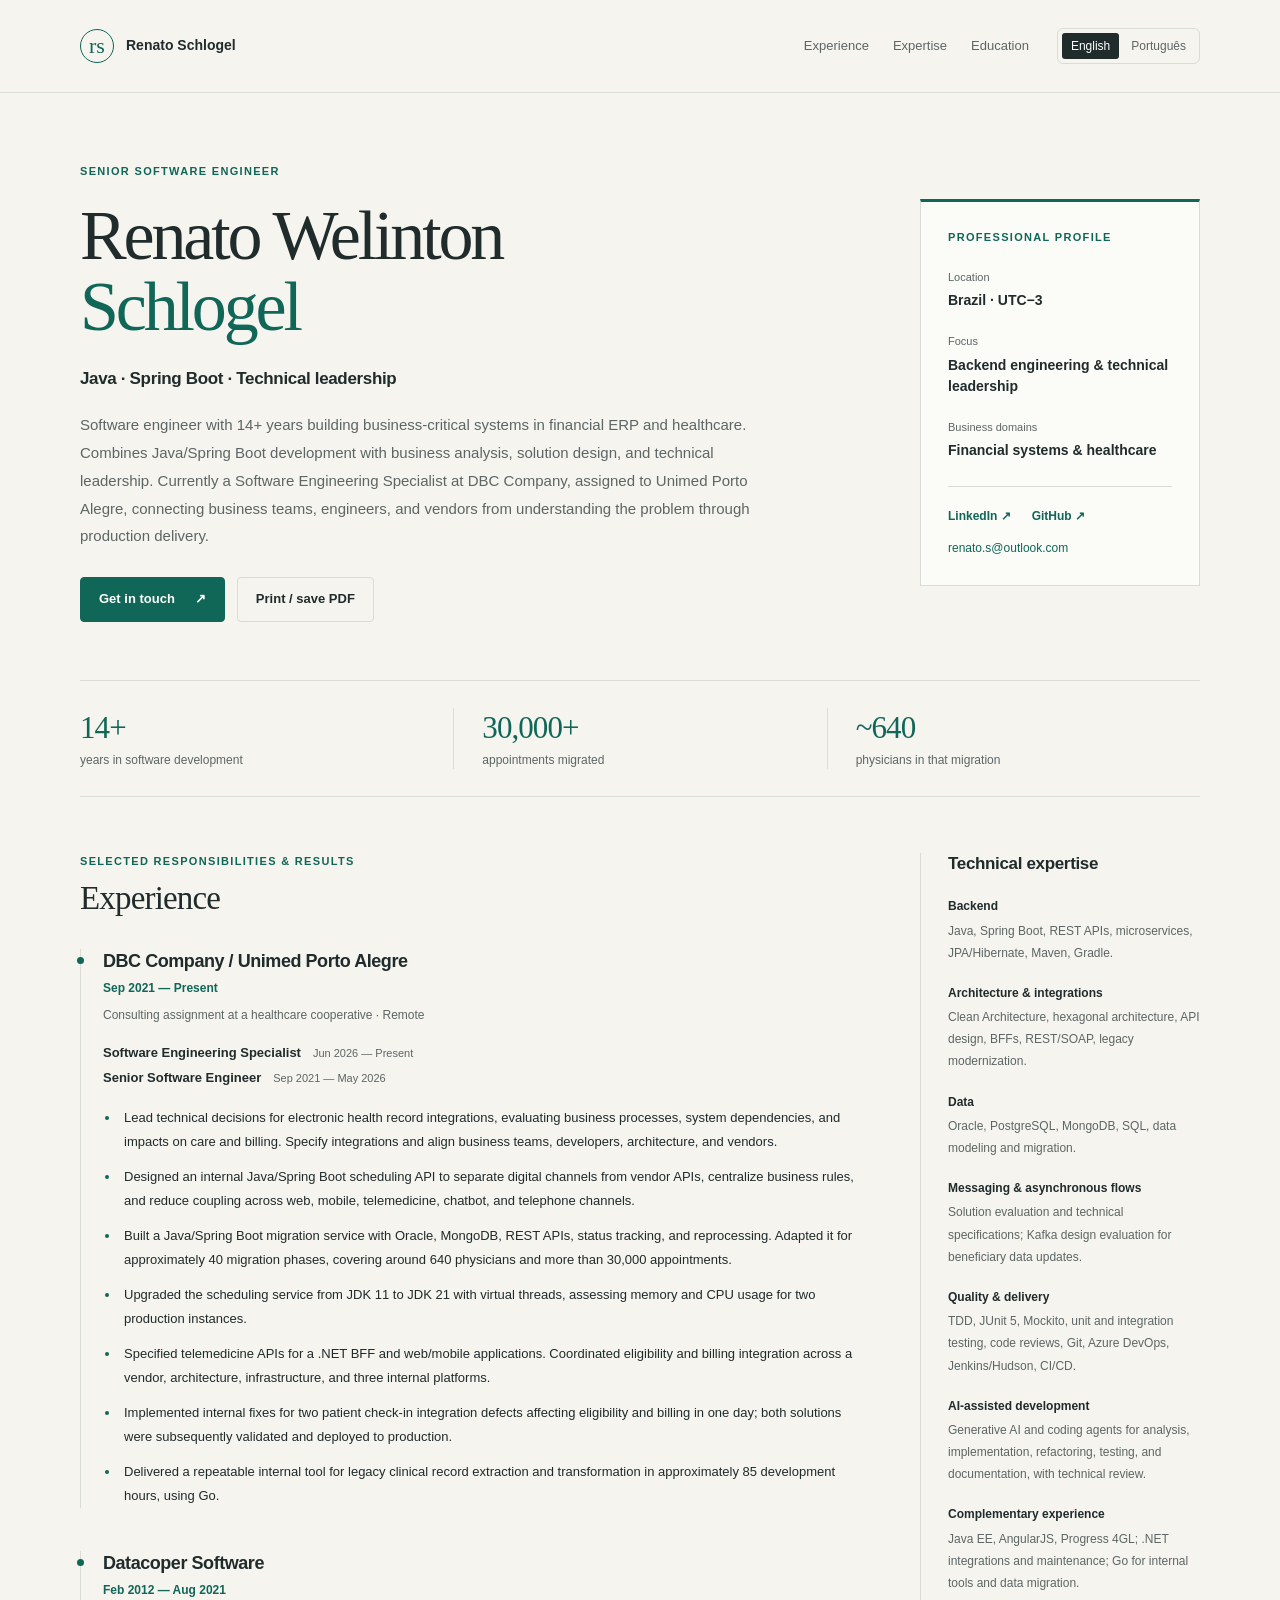
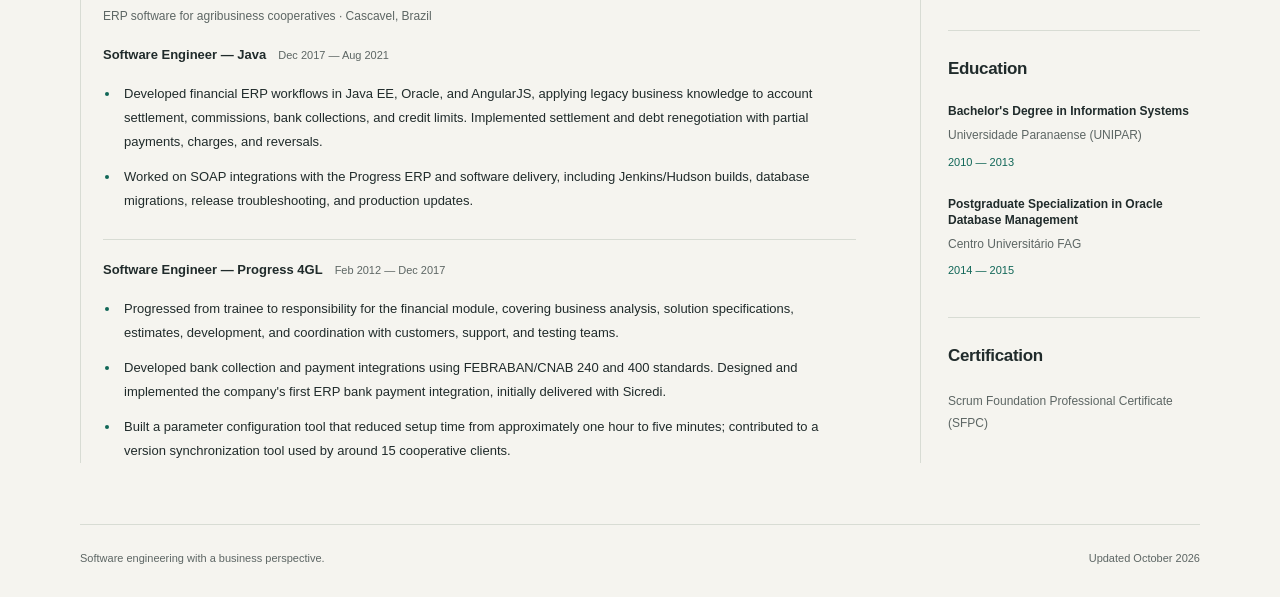
<file: index.html>
<!doctype html>
<html lang="en">
<head>
  <meta charset="utf-8">
  <meta name="viewport" content="width=device-width, initial-scale=1">
  <meta name="color-scheme" content="light">
  <meta name="theme-color" content="#f5f4ef">
  <title>Renato Welinton Schlogel | Senior Software Engineer</title>
  <meta name="description" content="Senior software engineer with 14+ years in financial ERP and healthcare systems. Java, Spring Boot, backend architecture, integrations, and technical leadership.">
  <meta property="og:type" content="profile">
  <meta property="og:title" content="Renato Welinton Schlogel | Senior Software Engineer">
  <meta property="og:description" content="Senior software engineer with 14+ years in financial ERP and healthcare systems. Java, Spring Boot, backend architecture, integrations, and technical leadership.">
  <meta property="og:url" content="https://renatoschlogel.github.io/">
  <meta property="og:locale" content="en_US">
  <meta name="twitter:card" content="summary">
  <link rel="canonical" href="https://renatoschlogel.github.io/">
  <link rel="alternate" hreflang="en" href="https://renatoschlogel.github.io/">
  <link rel="alternate" hreflang="pt-BR" href="https://renatoschlogel.github.io/pt-br/">
  <link rel="alternate" hreflang="x-default" href="https://renatoschlogel.github.io/">
  <link rel="icon" href="./assets/favicon.svg" type="image/svg+xml">
  <link rel="stylesheet" href="./assets/style.css">
  <script src="./assets/site.js" defer></script>
  <script type="application/ld+json">{"@context": "https://schema.org", "@type": "ProfilePage", "inLanguage": "en", "url": "https://renatoschlogel.github.io/", "mainEntity": {"@type": "Person", "name": "Renato Welinton Schlogel", "jobTitle": "Senior Software Engineer", "url": "https://renatoschlogel.github.io/", "sameAs": ["https://www.linkedin.com/in/renato-welinton-schlogel/", "https://github.com/renatoschlogel"]}}</script>
</head>
<body>
  <a class="skip-link" href="#main">Skip to content</a>
  <header class="site-header">
    <div class="header-inner">
      <a class="brand" href="./" aria-label="Renato Welinton Schlogel"><span class="monogram" aria-hidden="true">rs</span><span>Renato Schlogel</span></a>
      <nav class="section-nav" aria-label="Main navigation"><a href="#experience">Experience</a><a href="#expertise">Expertise</a><a href="#education">Education</a></nav>
      <nav class="language-nav" aria-label="Language"><a href="./" lang="en" hreflang="en" aria-current="page">English</a><a href="./pt-br/" lang="pt-BR" hreflang="pt-BR">Português</a></nav>
    </div>
  </header>

  <main id="main" class="container" tabindex="-1">
    <section class="hero" aria-labelledby="name">
      <div class="hero-main">
        <p class="eyebrow">Senior Software Engineer</p>
        <h1 id="name">Renato Welinton <br><span>Schlogel</span></h1>
        <p class="specialty">Java · Spring Boot · Technical leadership</p>
        <p class="intro">Software engineer with 14+ years building business-critical systems in financial ERP and healthcare. Combines Java/Spring Boot development with business analysis, solution design, and technical leadership. Currently a Software Engineering Specialist at DBC Company, assigned to Unimed Porto Alegre, connecting business teams, engineers, and vendors from understanding the problem through production delivery.</p>
        <p class="print-contact">renato.s@outlook.com · renatoschlogel.github.io<br>linkedin.com/in/renato-welinton-schlogel · github.com/renatoschlogel</p>
        <div class="hero-actions">
          <a class="button button-primary" href="mailto:renato.s@outlook.com">Get in touch<span aria-hidden="true">↗</span></a>
          <button class="button button-secondary" type="button" data-print hidden>Print / save PDF</button>
        </div>
      </div>
      <aside class="profile-panel" aria-labelledby="profile-title">
        <p id="profile-title" class="eyebrow">Professional profile</p>
        <dl>
          <div><dt>Location</dt><dd>Brazil · UTC−3</dd></div>
          <div><dt>Focus</dt><dd>Backend engineering &amp; technical leadership</dd></div>
          <div><dt>Business domains</dt><dd>Financial systems &amp; healthcare</dd></div>
        </dl>
        <div class="profile-links"><a href="https://www.linkedin.com/in/renato-welinton-schlogel/">LinkedIn <span aria-hidden="true">↗</span></a><a href="https://github.com/renatoschlogel">GitHub <span aria-hidden="true">↗</span></a><a class="email-link" href="mailto:renato.s@outlook.com">renato.s@outlook.com</a></div>
      </aside>
    </section>

    <dl class="metrics" aria-label="Career highlights"><div><dt>years in software development</dt><dd>14+</dd></div><div><dt>appointments migrated</dt><dd>30,000+</dd></div><div><dt>physicians in that migration</dt><dd>~640</dd></div></dl>

    <div class="resume-grid">
      <section id="experience" class="experience" aria-labelledby="experience-title">
        <div class="section-heading"><p class="eyebrow">Selected responsibilities &amp; results</p><h2 id="experience-title">Experience</h2></div>
        <article class="job">
          <div class="company-row"><h3>DBC Company / Unimed Porto Alegre</h3><p class="company-period">Sep 2021 — Present</p></div>
          <p class="job-context">Consulting assignment at a healthcare cooperative · Remote</p>
          <div class="roles"><div class="role-row"><h4>Software Engineering Specialist</h4><p>Jun 2026 — Present</p></div><div class="role-row"><h4>Senior Software Engineer</h4><p>Sep 2021 — May 2026</p></div></div>
          <ul><li>Lead technical decisions for electronic health record integrations, evaluating business processes, system dependencies, and impacts on care and billing. Specify integrations and align business teams, developers, architecture, and vendors.</li><li>Designed an internal Java/Spring Boot scheduling API to separate digital channels from vendor APIs, centralize business rules, and reduce coupling across web, mobile, telemedicine, chatbot, and telephone channels.</li><li>Built a Java/Spring Boot migration service with Oracle, MongoDB, REST APIs, status tracking, and reprocessing. Adapted it for approximately 40 migration phases, covering around 640 physicians and more than 30,000 appointments.</li><li>Upgraded the scheduling service from JDK 11 to JDK 21 with virtual threads, assessing memory and CPU usage for two production instances.</li><li>Specified telemedicine APIs for a .NET BFF and web/mobile applications. Coordinated eligibility and billing integration across a vendor, architecture, infrastructure, and three internal platforms.</li><li>Implemented internal fixes for two patient check-in integration defects affecting eligibility and billing in one day; both solutions were subsequently validated and deployed to production.</li><li>Delivered a repeatable internal tool for legacy clinical record extraction and transformation in approximately 85 development hours, using Go.</li></ul>
        </article><article class="job">
          <div class="company-row"><h3>Datacoper Software</h3><p class="company-period">Feb 2012 — Aug 2021</p></div>
          <p class="job-context">ERP software for agribusiness cooperatives · Cascavel, Brazil</p>
          <div class="roles"><div class="role-row"><h4>Software Engineer — Java</h4><p>Dec 2017 — Aug 2021</p></div></div>
          <ul><li>Developed financial ERP workflows in Java EE, Oracle, and AngularJS, applying legacy business knowledge to account settlement, commissions, bank collections, and credit limits. Implemented settlement and debt renegotiation with partial payments, charges, and reversals.</li><li>Worked on SOAP integrations with the Progress ERP and software delivery, including Jenkins/Hudson builds, database migrations, release troubleshooting, and production updates.</li></ul><div class="earlier-role"><div class="role-row"><h4>Software Engineer — Progress 4GL</h4><p>Feb 2012 — Dec 2017</p></div><ul><li>Progressed from trainee to responsibility for the financial module, covering business analysis, solution specifications, estimates, development, and coordination with customers, support, and testing teams.</li><li>Developed bank collection and payment integrations using FEBRABAN/CNAB 240 and 400 standards. Designed and implemented the company&#x27;s first ERP bank payment integration, initially delivered with Sicredi.</li><li>Built a parameter configuration tool that reduced setup time from approximately one hour to five minutes; contributed to a version synchronization tool used by around 15 cooperative clients.</li></ul></div>
        </article>
      </section>

      <aside class="sidebar">
        <section id="expertise" aria-labelledby="expertise-title"><h2 id="expertise-title">Technical expertise</h2><div class="skill-group"><h3>Backend</h3><p>Java, Spring Boot, REST APIs, microservices, JPA/Hibernate, Maven, Gradle.</p></div><div class="skill-group"><h3>Architecture &amp; integrations</h3><p>Clean Architecture, hexagonal architecture, API design, BFFs, REST/SOAP, legacy modernization.</p></div><div class="skill-group"><h3>Data</h3><p>Oracle, PostgreSQL, MongoDB, SQL, data modeling and migration.</p></div><div class="skill-group"><h3>Messaging &amp; asynchronous flows</h3><p>Solution evaluation and technical specifications; Kafka design evaluation for beneficiary data updates.</p></div><div class="skill-group"><h3>Quality &amp; delivery</h3><p>TDD, JUnit 5, Mockito, unit and integration testing, code reviews, Git, Azure DevOps, Jenkins/Hudson, CI/CD.</p></div><div class="skill-group"><h3>AI-assisted development</h3><p>Generative AI and coding agents for analysis, implementation, refactoring, testing, and documentation, with technical review.</p></div><div class="skill-group"><h3>Complementary experience</h3><p>Java EE, AngularJS, Progress 4GL; .NET integrations and maintenance; Go for internal tools and data migration.</p></div></section>
        <section id="education" aria-labelledby="education-title"><h2 id="education-title">Education</h2><article class="degree"><h3>Bachelor&#x27;s Degree in Information Systems</h3><p>Universidade Paranaense (UNIPAR)</p><p class="degree-period">2010 — 2013</p></article><article class="degree"><h3>Postgraduate Specialization in Oracle Database Management</h3><p>Centro Universitário FAG</p><p class="degree-period">2014 — 2015</p></article></section>
        <section aria-labelledby="certification-title"><h2 id="certification-title">Certification</h2><p class="certification">Scrum Foundation Professional Certificate (SFPC)</p></section>
      </aside>
    </div>
  </main>

  <footer class="site-footer container"><p>Software engineering with a business perspective.</p><p><time datetime="2026-10-15">Updated October 2026</time></p></footer>
</body>
</html>
</file>
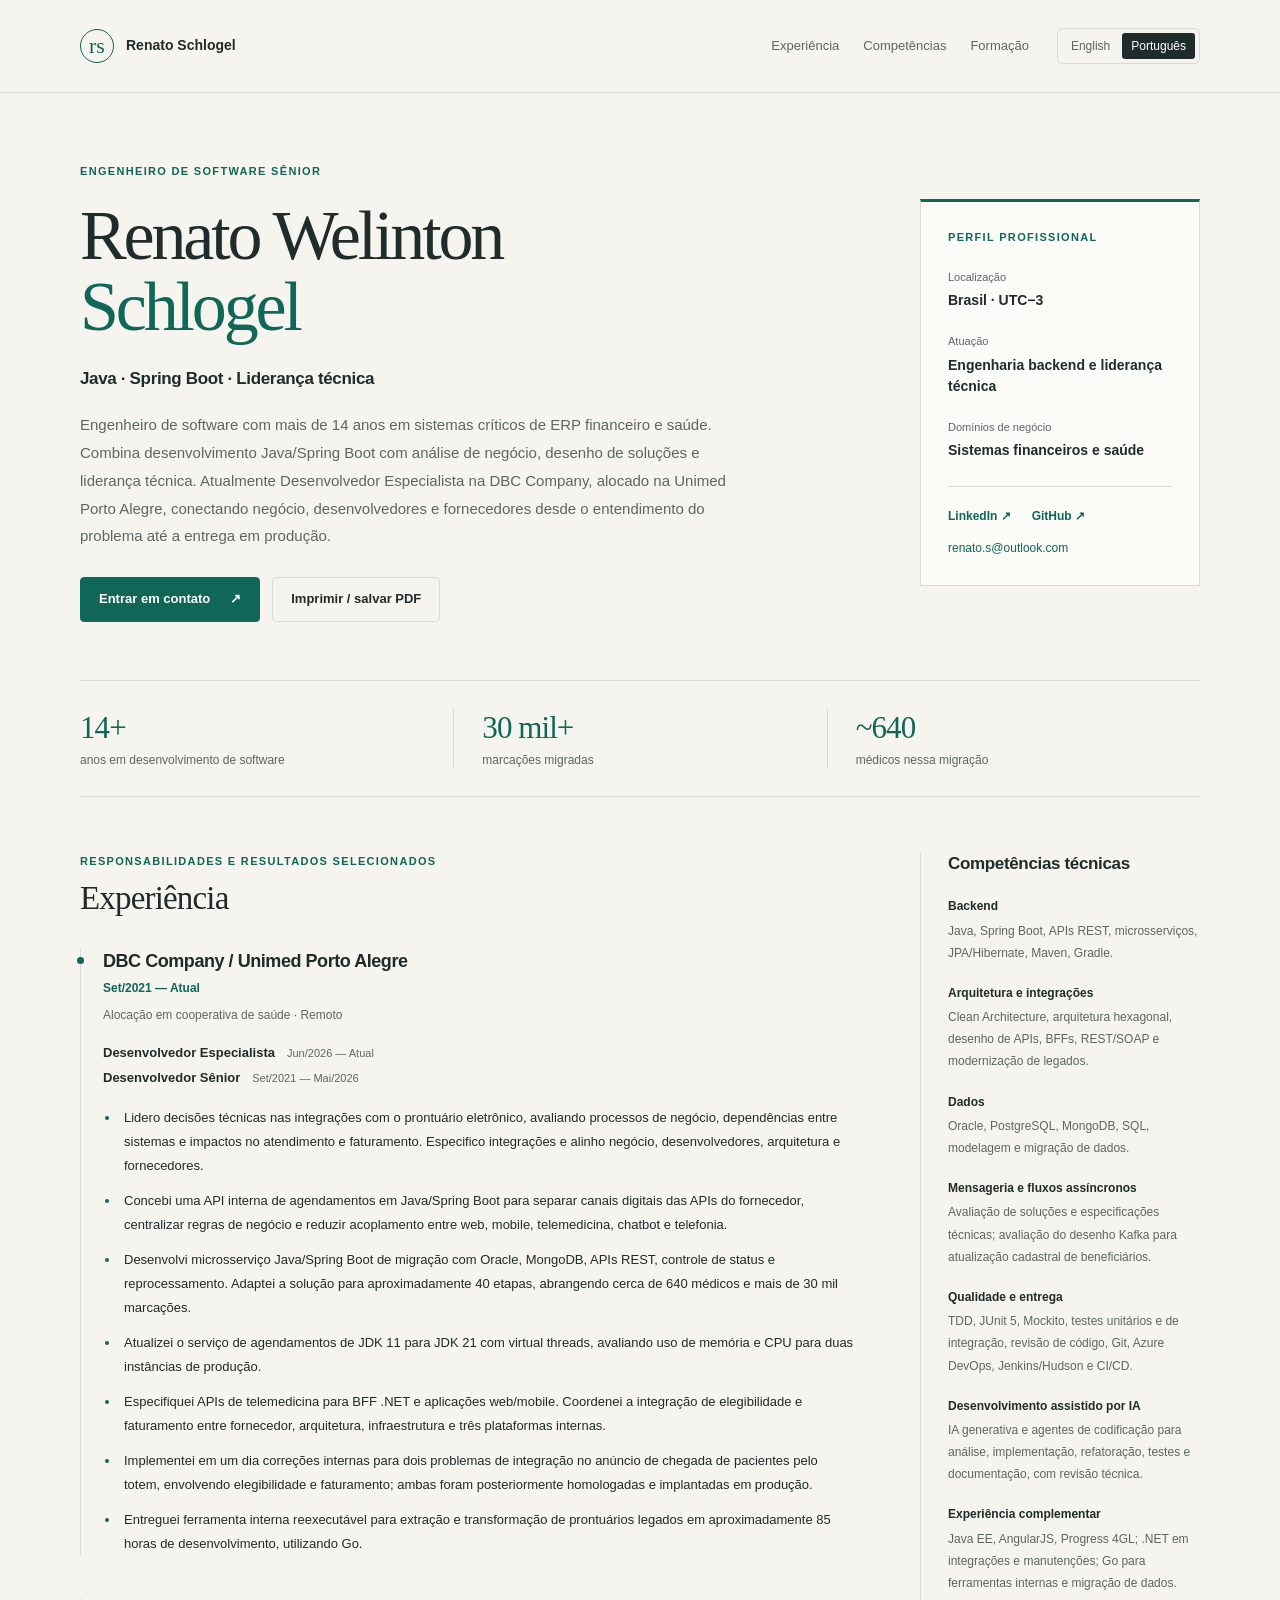
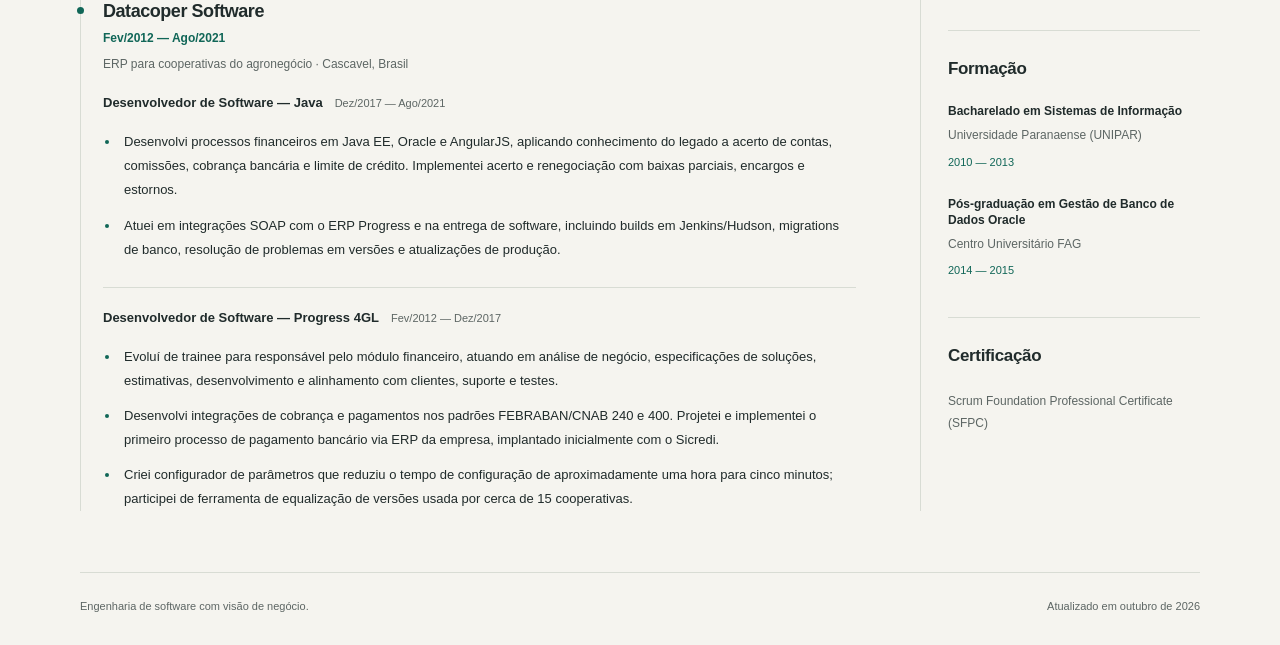
<file: pt-br/index.html>
<!doctype html>
<html lang="pt-BR">
<head>
  <meta charset="utf-8">
  <meta name="viewport" content="width=device-width, initial-scale=1">
  <meta name="color-scheme" content="light">
  <meta name="theme-color" content="#f5f4ef">
  <title>Renato Welinton Schlogel | Engenheiro de Software Sênior</title>
  <meta name="description" content="Engenheiro de software sênior com mais de 14 anos em ERP financeiro e sistemas de saúde. Java, Spring Boot, arquitetura backend, integrações e liderança técnica.">
  <meta property="og:type" content="profile">
  <meta property="og:title" content="Renato Welinton Schlogel | Engenheiro de Software Sênior">
  <meta property="og:description" content="Engenheiro de software sênior com mais de 14 anos em ERP financeiro e sistemas de saúde. Java, Spring Boot, arquitetura backend, integrações e liderança técnica.">
  <meta property="og:url" content="https://renatoschlogel.github.io/pt-br/">
  <meta property="og:locale" content="pt_BR">
  <meta name="twitter:card" content="summary">
  <link rel="canonical" href="https://renatoschlogel.github.io/pt-br/">
  <link rel="alternate" hreflang="en" href="https://renatoschlogel.github.io/">
  <link rel="alternate" hreflang="pt-BR" href="https://renatoschlogel.github.io/pt-br/">
  <link rel="alternate" hreflang="x-default" href="https://renatoschlogel.github.io/">
  <link rel="icon" href="../assets/favicon.svg" type="image/svg+xml">
  <link rel="stylesheet" href="../assets/style.css">
  <script src="../assets/site.js" defer></script>
  <script type="application/ld+json">{"@context": "https://schema.org", "@type": "ProfilePage", "inLanguage": "pt-BR", "url": "https://renatoschlogel.github.io/pt-br/", "mainEntity": {"@type": "Person", "name": "Renato Welinton Schlogel", "jobTitle": "Engenheiro de Software Sênior", "url": "https://renatoschlogel.github.io/", "sameAs": ["https://www.linkedin.com/in/renato-welinton-schlogel/", "https://github.com/renatoschlogel"]}}</script>
</head>
<body>
  <a class="skip-link" href="#main">Pular para o conteúdo</a>
  <header class="site-header">
    <div class="header-inner">
      <a class="brand" href="../pt-br/" aria-label="Renato Welinton Schlogel"><span class="monogram" aria-hidden="true">rs</span><span>Renato Schlogel</span></a>
      <nav class="section-nav" aria-label="Navegação principal"><a href="#experience">Experiência</a><a href="#expertise">Competências</a><a href="#education">Formação</a></nav>
      <nav class="language-nav" aria-label="Idioma"><a href="../" lang="en" hreflang="en">English</a><a href="../pt-br/" lang="pt-BR" hreflang="pt-BR" aria-current="page">Português</a></nav>
    </div>
  </header>

  <main id="main" class="container" tabindex="-1">
    <section class="hero" aria-labelledby="name">
      <div class="hero-main">
        <p class="eyebrow">Engenheiro de Software Sênior</p>
        <h1 id="name">Renato Welinton <br><span>Schlogel</span></h1>
        <p class="specialty">Java · Spring Boot · Liderança técnica</p>
        <p class="intro">Engenheiro de software com mais de 14 anos em sistemas críticos de ERP financeiro e saúde. Combina desenvolvimento Java/Spring Boot com análise de negócio, desenho de soluções e liderança técnica. Atualmente Desenvolvedor Especialista na DBC Company, alocado na Unimed Porto Alegre, conectando negócio, desenvolvedores e fornecedores desde o entendimento do problema até a entrega em produção.</p>
        <p class="print-contact">renato.s@outlook.com · renatoschlogel.github.io<br>linkedin.com/in/renato-welinton-schlogel · github.com/renatoschlogel</p>
        <div class="hero-actions">
          <a class="button button-primary" href="mailto:renato.s@outlook.com">Entrar em contato<span aria-hidden="true">↗</span></a>
          <button class="button button-secondary" type="button" data-print hidden>Imprimir / salvar PDF</button>
        </div>
      </div>
      <aside class="profile-panel" aria-labelledby="profile-title">
        <p id="profile-title" class="eyebrow">Perfil profissional</p>
        <dl>
          <div><dt>Localização</dt><dd>Brasil · UTC−3</dd></div>
          <div><dt>Atuação</dt><dd>Engenharia backend e liderança técnica</dd></div>
          <div><dt>Domínios de negócio</dt><dd>Sistemas financeiros e saúde</dd></div>
        </dl>
        <div class="profile-links"><a href="https://www.linkedin.com/in/renato-welinton-schlogel/">LinkedIn <span aria-hidden="true">↗</span></a><a href="https://github.com/renatoschlogel">GitHub <span aria-hidden="true">↗</span></a><a class="email-link" href="mailto:renato.s@outlook.com">renato.s@outlook.com</a></div>
      </aside>
    </section>

    <dl class="metrics" aria-label="Destaques da trajetória"><div><dt>anos em desenvolvimento de software</dt><dd>14+</dd></div><div><dt>marcações migradas</dt><dd>30 mil+</dd></div><div><dt>médicos nessa migração</dt><dd>~640</dd></div></dl>

    <div class="resume-grid">
      <section id="experience" class="experience" aria-labelledby="experience-title">
        <div class="section-heading"><p class="eyebrow">Responsabilidades e resultados selecionados</p><h2 id="experience-title">Experiência</h2></div>
        <article class="job">
          <div class="company-row"><h3>DBC Company / Unimed Porto Alegre</h3><p class="company-period">Set/2021 — Atual</p></div>
          <p class="job-context">Alocação em cooperativa de saúde · Remoto</p>
          <div class="roles"><div class="role-row"><h4>Desenvolvedor Especialista</h4><p>Jun/2026 — Atual</p></div><div class="role-row"><h4>Desenvolvedor Sênior</h4><p>Set/2021 — Mai/2026</p></div></div>
          <ul><li>Lidero decisões técnicas nas integrações com o prontuário eletrônico, avaliando processos de negócio, dependências entre sistemas e impactos no atendimento e faturamento. Especifico integrações e alinho negócio, desenvolvedores, arquitetura e fornecedores.</li><li>Concebi uma API interna de agendamentos em Java/Spring Boot para separar canais digitais das APIs do fornecedor, centralizar regras de negócio e reduzir acoplamento entre web, mobile, telemedicina, chatbot e telefonia.</li><li>Desenvolvi microsserviço Java/Spring Boot de migração com Oracle, MongoDB, APIs REST, controle de status e reprocessamento. Adaptei a solução para aproximadamente 40 etapas, abrangendo cerca de 640 médicos e mais de 30 mil marcações.</li><li>Atualizei o serviço de agendamentos de JDK 11 para JDK 21 com virtual threads, avaliando uso de memória e CPU para duas instâncias de produção.</li><li>Especifiquei APIs de telemedicina para BFF .NET e aplicações web/mobile. Coordenei a integração de elegibilidade e faturamento entre fornecedor, arquitetura, infraestrutura e três plataformas internas.</li><li>Implementei em um dia correções internas para dois problemas de integração no anúncio de chegada de pacientes pelo totem, envolvendo elegibilidade e faturamento; ambas foram posteriormente homologadas e implantadas em produção.</li><li>Entreguei ferramenta interna reexecutável para extração e transformação de prontuários legados em aproximadamente 85 horas de desenvolvimento, utilizando Go.</li></ul>
        </article><article class="job">
          <div class="company-row"><h3>Datacoper Software</h3><p class="company-period">Fev/2012 — Ago/2021</p></div>
          <p class="job-context">ERP para cooperativas do agronegócio · Cascavel, Brasil</p>
          <div class="roles"><div class="role-row"><h4>Desenvolvedor de Software — Java</h4><p>Dez/2017 — Ago/2021</p></div></div>
          <ul><li>Desenvolvi processos financeiros em Java EE, Oracle e AngularJS, aplicando conhecimento do legado a acerto de contas, comissões, cobrança bancária e limite de crédito. Implementei acerto e renegociação com baixas parciais, encargos e estornos.</li><li>Atuei em integrações SOAP com o ERP Progress e na entrega de software, incluindo builds em Jenkins/Hudson, migrations de banco, resolução de problemas em versões e atualizações de produção.</li></ul><div class="earlier-role"><div class="role-row"><h4>Desenvolvedor de Software — Progress 4GL</h4><p>Fev/2012 — Dez/2017</p></div><ul><li>Evoluí de trainee para responsável pelo módulo financeiro, atuando em análise de negócio, especificações de soluções, estimativas, desenvolvimento e alinhamento com clientes, suporte e testes.</li><li>Desenvolvi integrações de cobrança e pagamentos nos padrões FEBRABAN/CNAB 240 e 400. Projetei e implementei o primeiro processo de pagamento bancário via ERP da empresa, implantado inicialmente com o Sicredi.</li><li>Criei configurador de parâmetros que reduziu o tempo de configuração de aproximadamente uma hora para cinco minutos; participei de ferramenta de equalização de versões usada por cerca de 15 cooperativas.</li></ul></div>
        </article>
      </section>

      <aside class="sidebar">
        <section id="expertise" aria-labelledby="expertise-title"><h2 id="expertise-title">Competências técnicas</h2><div class="skill-group"><h3>Backend</h3><p>Java, Spring Boot, APIs REST, microsserviços, JPA/Hibernate, Maven, Gradle.</p></div><div class="skill-group"><h3>Arquitetura e integrações</h3><p>Clean Architecture, arquitetura hexagonal, desenho de APIs, BFFs, REST/SOAP e modernização de legados.</p></div><div class="skill-group"><h3>Dados</h3><p>Oracle, PostgreSQL, MongoDB, SQL, modelagem e migração de dados.</p></div><div class="skill-group"><h3>Mensageria e fluxos assíncronos</h3><p>Avaliação de soluções e especificações técnicas; avaliação do desenho Kafka para atualização cadastral de beneficiários.</p></div><div class="skill-group"><h3>Qualidade e entrega</h3><p>TDD, JUnit 5, Mockito, testes unitários e de integração, revisão de código, Git, Azure DevOps, Jenkins/Hudson e CI/CD.</p></div><div class="skill-group"><h3>Desenvolvimento assistido por IA</h3><p>IA generativa e agentes de codificação para análise, implementação, refatoração, testes e documentação, com revisão técnica.</p></div><div class="skill-group"><h3>Experiência complementar</h3><p>Java EE, AngularJS, Progress 4GL; .NET em integrações e manutenções; Go para ferramentas internas e migração de dados.</p></div></section>
        <section id="education" aria-labelledby="education-title"><h2 id="education-title">Formação</h2><article class="degree"><h3>Bacharelado em Sistemas de Informação</h3><p>Universidade Paranaense (UNIPAR)</p><p class="degree-period">2010 — 2013</p></article><article class="degree"><h3>Pós-graduação em Gestão de Banco de Dados Oracle</h3><p>Centro Universitário FAG</p><p class="degree-period">2014 — 2015</p></article></section>
        <section aria-labelledby="certification-title"><h2 id="certification-title">Certificação</h2><p class="certification">Scrum Foundation Professional Certificate (SFPC)</p></section>
      </aside>
    </div>
  </main>

  <footer class="site-footer container"><p>Engenharia de software com visão de negócio.</p><p><time datetime="2026-10-15">Atualizado em outubro de 2026</time></p></footer>
</body>
</html>
</file>
<file: assets/style.css>
:root {
  --paper: #f5f4ef;
  --surface: #fbfbf8;
  --ink: #202b2b;
  --muted: #5d6664;
  --accent: #106657;
  --line: #d8dcd4;
  --soft: #eaf0e7;
  --sans: -apple-system, BlinkMacSystemFont, "Segoe UI", Roboto, Helvetica, Arial, sans-serif;
}

* { box-sizing: border-box; }
html { scroll-behavior: smooth; scroll-padding-top: 6rem; }
body { margin: 0; color: var(--ink); background: var(--paper); font-family: var(--sans); font-size: 16px; line-height: 1.65; -webkit-font-smoothing: antialiased; }
a { color: var(--accent); text-underline-offset: .2em; }
a:hover { text-decoration-thickness: 2px; }
a:focus-visible, button:focus-visible { outline: 3px solid var(--accent); outline-offset: 5px; }
button { font: inherit; }
[hidden] { display: none !important; }
h1, h2, h3, h4, p, dl, dd { margin: 0; }
h2, h3, h4 { line-height: 1.35; }
.container, .header-inner { width: min(1120px, calc(100% - 80px)); margin-inline: auto; }
.skip-link { position: fixed; top: -100px; left: 20px; z-index: 10; padding: 12px 20px; background: var(--ink); color: white; }
.skip-link:focus { top: 12px; }
.site-header { border-bottom: 1px solid var(--line); }
.header-inner { display: flex; align-items: center; gap: 28px; min-height: 92px; }
.brand { display: inline-flex; align-items: center; gap: 12px; color: var(--ink); font-size: 14px; font-weight: 650; text-decoration: none; white-space: nowrap; }
.monogram { display: grid; place-items: center; width: 34px; height: 34px; border: 1px solid var(--accent); border-radius: 50%; color: var(--accent); font-family: Georgia, serif; font-size: 22px; font-weight: 400; line-height: 1; }
.section-nav { display: flex; gap: 24px; margin-left: auto; }
.section-nav a { color: var(--muted); text-decoration: none; font-size: 13px; }
.section-nav a:hover { color: var(--accent); }
.language-nav { display: inline-flex; align-items: center; padding: 4px; border: 1px solid var(--line); border-radius: 6px; gap: 3px; }
.language-nav a { padding: 4px 9px; color: var(--muted); text-decoration: none; font-size: 12px; line-height: 1.5; border-radius: 3px; }
.language-nav a[aria-current="page"] { background: var(--ink); color: white; }
.hero { display: grid; grid-template-columns: minmax(0, 1fr) 280px; gap: 64px; align-items: center; padding-block: 70px 58px; }
.eyebrow { color: var(--accent); font-size: 11px; font-weight: 650; line-height: 1.5; letter-spacing: .12em; text-transform: uppercase; }
h1 { margin-top: 20px; font-family: Georgia, "Times New Roman", serif; font-size: clamp(46px, 5.6vw, 70px); font-weight: 400; line-height: 1.02; letter-spacing: -.045em; }
h1 span { color: var(--accent); }
.specialty { margin-top: 23px; font-size: 17px; font-weight: 600; letter-spacing: -.02em; }
.intro { max-width: 680px; margin-top: 18px; color: var(--muted); font-size: 15px; line-height: 1.85; }
.hero-actions { display: flex; flex-wrap: wrap; gap: 12px; margin-top: 27px; }
.button { display: inline-flex; align-items: center; justify-content: center; gap: 20px; min-height: 45px; padding: 10px 18px; border: 1px solid var(--accent); border-radius: 4px; font-size: 13px; font-weight: 600; line-height: 1.4; text-decoration: none; cursor: pointer; }
.button-primary { background: var(--accent); color: white; }
.button-primary:hover { background: #0b5145; }
.button-secondary { background: transparent; color: var(--ink); border-color: var(--line); }
.button-secondary:hover { background: var(--surface); border-color: var(--muted); }
.profile-panel { padding: 27px; border: 1px solid var(--line); border-top: 3px solid var(--accent); background: var(--surface); }
.profile-panel dl { margin-top: 23px; }
.profile-panel dl div + div { margin-top: 21px; }
.profile-panel dt { margin-bottom: 4px; color: var(--muted); font-size: 11px; }
.profile-panel dd { font-size: 14px; font-weight: 550; line-height: 1.5; }
.profile-links { display: flex; flex-wrap: wrap; gap: 12px 21px; margin-top: 25px; padding-top: 20px; border-top: 1px solid var(--line); }
.profile-links a { font-size: 12px; font-weight: 600; text-decoration: none; }
.profile-links a:hover { text-decoration: underline; }
.profile-links .email-link { width: 100%; font-weight: 400; overflow-wrap: anywhere; }
.metrics { display: grid; grid-template-columns: repeat(3, 1fr); padding-block: 27px; border-block: 1px solid var(--line); }
.metrics div { display: flex; flex-direction: column-reverse; align-items: flex-start; gap: 3px; padding-left: 28px; border-left: 1px solid var(--line); }
.metrics div:first-child { padding-left: 0; border-left: none; }
.metrics dt { color: var(--muted); font-size: 12px; line-height: 1.5; }
.metrics dd { color: var(--accent); font-family: Georgia, serif; font-size: 31px; line-height: 1.3; letter-spacing: -.03em; }
.resume-grid { display: grid; grid-template-columns: minmax(0, 1fr) 280px; gap: 64px; padding-top: 56px; }
.section-heading { margin-bottom: 29px; }
.section-heading h2 { margin-top: 6px; font-family: Georgia, serif; font-size: 33px; font-weight: 400; letter-spacing: -.025em; }
.job { padding-left: 22px; border-left: 1px solid var(--line); }
.job + .job { margin-top: 43px; }
.company-row { position: relative; }
.company-row::before { content: ""; position: absolute; width: 7px; height: 7px; border-radius: 50%; background: var(--accent); left: -26px; top: 8px; }
.company-row h3 { font-size: 18px; letter-spacing: -.025em; }
.company-period { margin-top: 5px; color: var(--accent); font-size: 12px; font-weight: 600; }
.job-context { margin-top: 7px; color: var(--muted); font-size: 12px; }
.roles { margin-top: 19px; }
.role-row { display: flex; flex-wrap: wrap; align-items: baseline; gap: 3px 12px; }
.role-row + .role-row { margin-top: 7px; }
.role-row h4 { font-size: 13px; font-weight: 650; }
.role-row p { color: var(--muted); font-size: 11px; }
.job ul { margin: 18px 0 0; padding-left: 17px; }
.job li { padding-left: 4px; font-size: 13px; line-height: 1.85; }
.job li + li { margin-top: 11px; }
.job li::marker { color: var(--accent); }
.earlier-role { margin-top: 25px; padding-top: 21px; border-top: 1px solid var(--line); }
.sidebar { border-left: 1px solid var(--line); padding-left: 27px; }
.sidebar section + section { margin-top: 36px; padding-top: 27px; border-top: 1px solid var(--line); }
.sidebar h2 { margin-bottom: 22px; font-size: 17px; font-weight: 650; letter-spacing: -.02em; }
.skill-group + .skill-group { margin-top: 21px; }
.skill-group h3, .degree h3 { font-size: 12px; font-weight: 650; }
.skill-group p, .degree p, .certification { margin-top: 5px; color: var(--muted); font-size: 12px; line-height: 1.85; }
.degree + .degree { margin-top: 24px; }
.degree .degree-period { color: var(--accent); font-size: 11px; }
.site-footer { display: flex; justify-content: space-between; flex-wrap: wrap; gap: 10px; margin-top: 61px; padding-block: 24px 30px; border-top: 1px solid var(--line); color: var(--muted); font-size: 11px; }
.print-contact { display: none; }

@media (max-width: 1000px) {
  .container, .header-inner { width: calc(100% - 48px); }
  .hero, .resume-grid { grid-template-columns: minmax(0, 1fr) 250px; gap: 35px; }
  .section-nav { gap: 17px; }
  .header-inner { gap: 18px; }
  .brand > span:last-child { display: none; }
  .section-nav { margin-left: 0; margin-right: auto; }
  .profile-panel { padding: 23px; }
  .sidebar { padding-left: 23px; }
}

@media (max-width: 720px) {
  html { scroll-padding-top: 24px; }
  .container, .header-inner { width: calc(100% - 40px); }
  .header-inner { min-height: 75px; flex-wrap: wrap; gap: 12px; padding-block: 15px; }
  .brand > span:last-child { display: inline; font-size: 12px; }
  .section-nav { display: none; }
  .language-nav { margin-left: auto; }
  .language-nav a { padding-inline: 7px; font-size: 11px; }
  .hero, .resume-grid { grid-template-columns: 1fr; gap: 29px; }
  .hero { padding-block: 43px 31px; }
  h1 { font-size: clamp(43px, 8vw, 59px); }
  .specialty { font-size: 15px; }
  .intro { font-size: 14px; }
  .profile-panel { padding: 20px; }
  .profile-panel dl { display: grid; grid-template-columns: 1fr 1fr; gap: 16px; margin-top: 18px; }
  .profile-panel dl div + div { margin-top: 0; }
  .profile-panel dl div:last-child { grid-column: 1 / -1; }
  .profile-panel dd { font-size: 13px; }
  .profile-links { margin-top: 18px; padding-top: 15px; align-items: center; }
  .profile-links .email-link { width: auto; }
  .metrics { gap: 14px; padding-block: 20px; }
  .metrics div { padding-left: 14px; }
  .metrics dd { font-size: 25px; }
  .metrics dt { font-size: 10px; }
  .resume-grid { padding-top: 35px; }
  .sidebar { border-left: none; padding-left: 0; border-top: 1px solid var(--line); padding-top: 30px; }
  .sidebar h2 { font-size: 22px; font-family: Georgia, serif; font-weight: 400; }
  .skill-group h3, .degree h3 { font-size: 13px; }
  .skill-group p, .degree p, .certification { font-size: 13px; }
  .site-footer { margin-top: 36px; }
}

@media (max-width: 390px) {
  .brand > span:last-child { display: none; }
  .profile-panel dl { grid-template-columns: 1fr; }
  .profile-panel dl div:last-child { grid-column: auto; }
  .metrics { gap: 9px; }
  .metrics div { padding-left: 9px; }
  .metrics dd { font-size: 22px; }
}

@media (prefers-reduced-motion: reduce) {
  html { scroll-behavior: auto; }
}

@page { size: A4; margin: 12mm 14mm; }
@media print {
  html { scroll-behavior: auto; }
  body { background: white; color: black; font-size: 10pt; line-height: 1.35; }
  a { color: black; text-decoration: none; }
  .container { width: 100%; }
  .site-header, .skip-link, .hero-actions, .profile-panel, .metrics, .site-footer { display: none !important; }
  .hero { display: block; padding: 0 0 4mm; border-bottom: 1px solid #bbb; }
  .hero .eyebrow { color: black; font-size: 10pt; letter-spacing: 0; text-transform: none; }
  h1 { margin-top: 2mm; font-size: 26pt; line-height: 1.1; letter-spacing: -.025em; }
  h1 br { display: none; }
  h1 br::after { content: " "; }
  h1 span { color: black; }
  .specialty { margin-top: 2mm; font-size: 10pt; }
  .intro { max-width: none; margin-top: 2mm; color: black; font-size: 10pt; line-height: 1.4; }
  .print-contact { display: block; margin-top: 2mm; font-size: 8pt; }
  .resume-grid { display: block; padding-top: 4mm; }
  .section-heading { margin-bottom: 3mm; }
  .section-heading .eyebrow { display: none; }
  .section-heading h2, .sidebar h2 { margin: 0 0 2mm; font-family: var(--sans); font-size: 12pt; font-weight: 700; letter-spacing: 0; }
  .job { padding-left: 0; border-left: none; }
  .job + .job { margin-top: 5mm; }
  .company-row { display: flex; align-items: baseline; justify-content: space-between; gap: 4mm; }
  .company-row::before { display: none; }
  .company-row h3 { font-size: 10pt; }
  .company-period, .job-context { color: black; font-size: 8pt; margin-top: 1mm; }
  .roles { margin-top: 2mm; }
  .role-row { gap: 1mm 4mm; }
  .role-row + .role-row { margin-top: 1mm; }
  .role-row h4 { font-size: 10pt; }
  .role-row p { color: black; font-size: 8pt; }
  .job ul { margin-top: 2mm; padding-left: 4mm; }
  .job li { font-size: 10pt; line-height: 1.4; padding-left: 0; break-inside: avoid; orphans: 2; widows: 2; }
  .job li + li { margin-top: 1.5mm; }
  .job li::marker { color: black; }
  .earlier-role { margin-top: 3mm; padding-top: 2mm; }
  .sidebar { padding: 0; margin-top: 5mm; border: none; }
  .sidebar section + section { margin-top: 4mm; padding-top: 0; border: none; }
  .skill-group { margin-top: 1mm; }
  .skill-group + .skill-group { margin-top: 1mm; }
  .skill-group h3, .skill-group p { display: inline; font-size: 10pt; line-height: 1.4; color: black; }
  .skill-group h3::after { content: ": "; }
  .degree { margin-top: 2mm; break-inside: avoid; }
  .degree + .degree { margin-top: 2mm; }
  .degree h3 { font-size: 10pt; }
  .degree p, .degree .degree-period, .certification { color: black; font-size: 10pt; line-height: 1.4; margin-top: 0; }
  h2, h3, h4, .roles, .company-row, .job-context, .role-row { break-after: avoid; }
}
</file>
